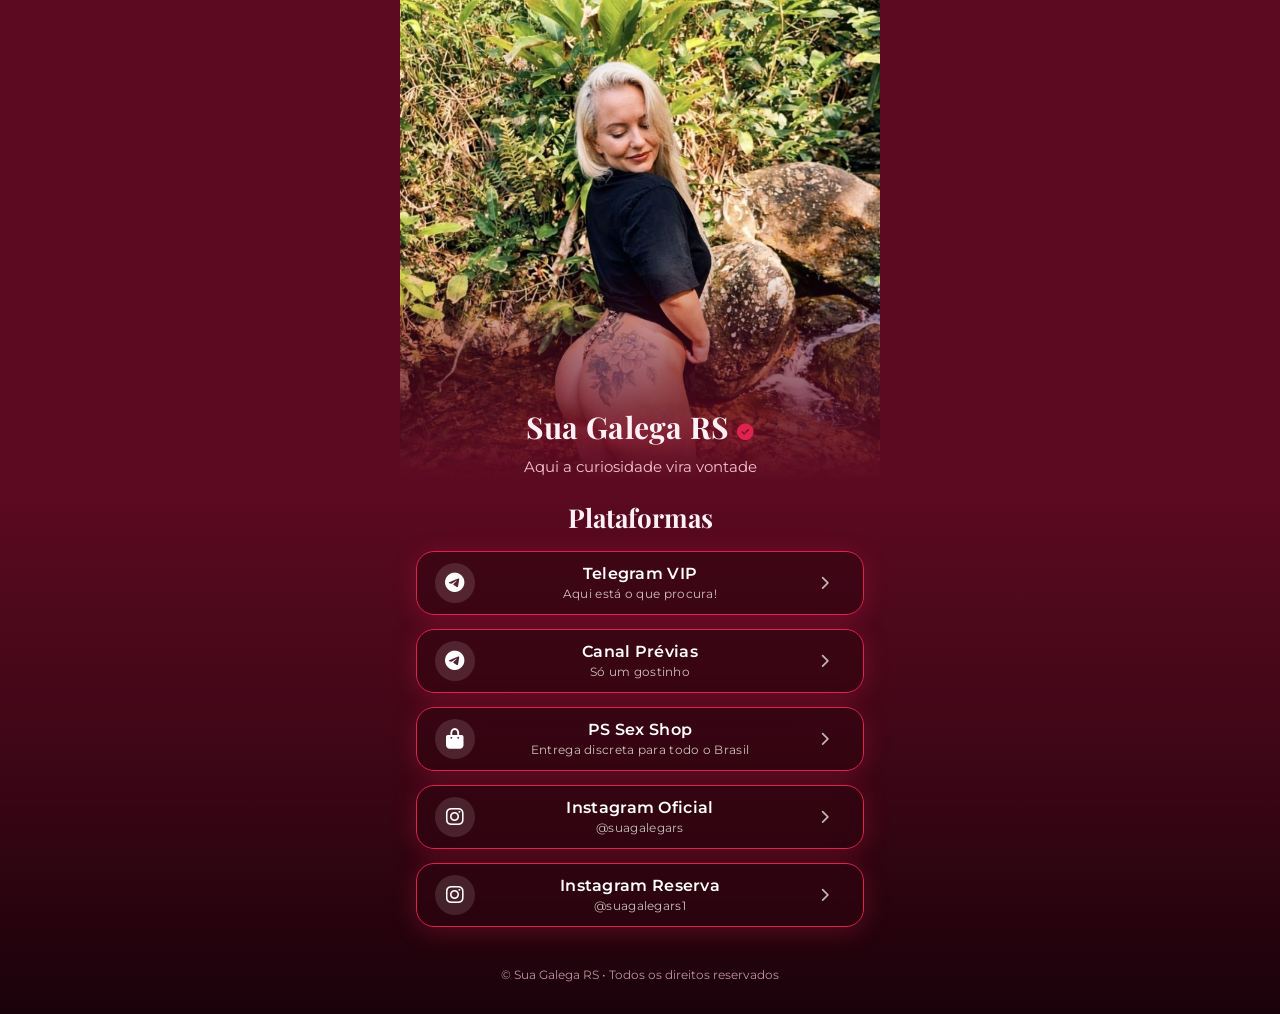
<file: index.html>
<!doctype html>
<html lang="pt-BR">
<head>
  <meta charset="utf-8">
  <meta name="viewport" content="width=device-width, initial-scale=1, viewport-fit=cover">
  <title>Sua Galega RS</title>
  <meta name="description" content="Site, Instagram, WhatsApp e canal no Telegram da Sua Galega RS.">
  <meta name="theme-color" content="#1a0010">
  <!-- Prévia quando o link é compartilhado (WhatsApp, Instagram, etc.) -->
  <meta property="og:type" content="website">
  <meta property="og:title" content="Sua Galega RS">
  <meta property="og:description" content="Site, Instagram, WhatsApp e canal no Telegram.">
  <meta property="og:image" content="img/perfil.svg">
  <link rel="icon" id="favicon" href="img/favicon.svg">
  <link rel="preconnect" href="https://fonts.googleapis.com">
  <link rel="preconnect" href="https://fonts.gstatic.com" crossorigin>
  <link rel="stylesheet" href="https://cdnjs.cloudflare.com/ajax/libs/font-awesome/6.5.1/css/all.min.css">
  <link rel="stylesheet" href="style.css">
</head>
<body>
  <div class="bg" id="bg"><div class="bg-image" id="bgImage"></div><div class="glow glow-1"></div><div class="glow glow-2"></div><div class="glow glow-3"></div></div>
  <div class="particles" id="particles" aria-hidden="true"></div>

  <main class="page">
    <header class="profile">
      <div class="cover" id="cover"><img id="coverImg" alt=""><div class="cover-fade"></div></div>
      <div class="profile-text">
        <div class="avatar-wrap" id="avatarWrap"><img id="avatar" class="avatar" alt=""></div>
        <h1 id="name" class="name"></h1>
        <p id="bio" class="bio"></p>
      </div>
    </header>
    <h2 id="sectionTitle" class="section-title"></h2>
    <nav id="links" class="links" aria-label="Links"></nav>
    <footer id="footer" class="footer"></footer>
  </main>

  <div class="age-gate" id="ageGate" hidden>
    <div class="age-card" role="dialog" aria-modal="true" aria-labelledby="ageTitle">
      <div class="age-badge">18+</div>
      <h2 id="ageTitle"></h2>
      <p id="ageText"></p>
      <button type="button" id="ageYes" class="age-yes"></button>
      <a id="ageNo" class="age-no"></a>
    </div>
  </div>

  <!-- carrega sempre a versão mais nova do config.js -->
  <script>document.write('<script src="config.js?v=' + Date.now() + '"><\/script>');</script>
  <script src="app.js"></script>
</body>
</html>
</file>
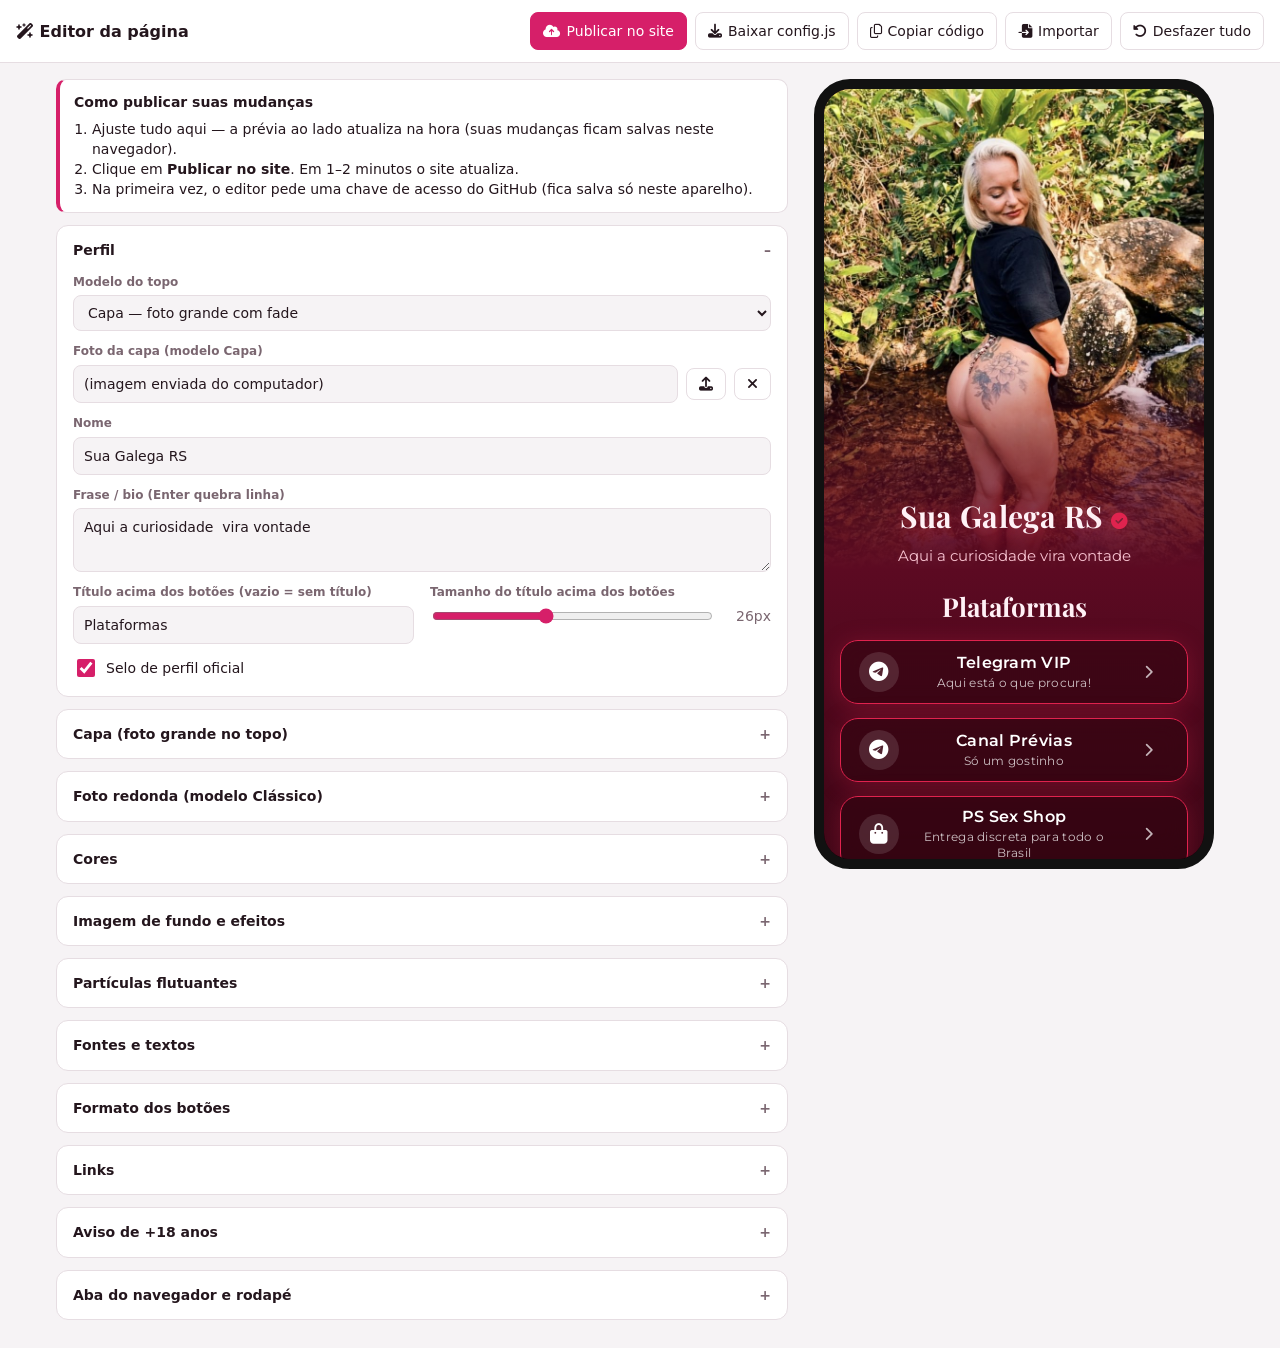
<file: editor.html>
<!doctype html>
<html lang="pt-BR">
<head>
  <meta charset="utf-8">
  <meta name="viewport" content="width=device-width, initial-scale=1">
  <meta name="robots" content="noindex">
  <title>Editor da Página de Links</title>
  <link rel="stylesheet" href="https://cdnjs.cloudflare.com/ajax/libs/font-awesome/6.5.1/css/all.min.css">
  <style>
    :root {
      --bg: #f6f3f5; --panel: #ffffff; --line: #e6dde2; --text: #24161d; --muted: #7a6670;
      --accent: #d61f69; --accent-text: #fff;
    }
    @media (prefers-color-scheme: dark) {
      :root { --bg: #140c10; --panel: #1e1418; --line: #3a2a31; --text: #f4e9ee; --muted: #b39aa6; --accent: #ff4d8d; }
    }
    * { box-sizing: border-box; }
    body { margin: 0; font: 14px/1.45 system-ui, -apple-system, Segoe UI, Roboto, sans-serif; background: var(--bg); color: var(--text); }
    header.top {
      position: sticky; top: 0; z-index: 5; display: flex; flex-wrap: wrap; gap: 8px; align-items: center;
      padding: 12px 16px; background: var(--panel); border-bottom: 1px solid var(--line);
    }
    header.top h1 { font-size: 16px; margin: 0 auto 0 0; }
    button, .btn {
      font: inherit; border: 1px solid var(--line); background: var(--panel); color: var(--text);
      padding: 8px 12px; border-radius: 8px; cursor: pointer; text-decoration: none; display: inline-flex; gap: 6px; align-items: center;
    }
    button.primary { background: var(--accent); color: var(--accent-text); border-color: var(--accent); }
    button:hover { filter: brightness(1.05); }
    .layout { display: grid; grid-template-columns: minmax(0, 1fr) 420px; gap: 16px; padding: 16px; max-width: 1200px; margin: 0 auto; }
    .preview { position: sticky; top: 76px; align-self: start; }
    .phone { width: 100%; max-width: 400px; height: calc(100vh - 110px); max-height: 820px; border: 10px solid #111; border-radius: 36px; overflow: hidden; background: #000; margin: 0 auto; }
    .phone iframe { width: 100%; height: 100%; border: 0; display: block; }
    @media (max-width: 900px) {
      .layout { grid-template-columns: 1fr; }
      .preview { position: static; order: -1; }
      .phone { height: 560px; }
    }
    details { background: var(--panel); border: 1px solid var(--line); border-radius: 12px; margin-bottom: 12px; }
    summary { padding: 14px 16px; font-weight: 600; cursor: pointer; list-style: none; display: flex; justify-content: space-between; }
    summary::after { content: "+"; color: var(--muted); }
    details[open] summary::after { content: "–"; }
    .fields { padding: 0 16px 16px; display: grid; grid-template-columns: 1fr 1fr; gap: 12px 16px; }
    .field { display: flex; flex-direction: column; gap: 4px; min-width: 0; }
    .field.full { grid-column: 1 / -1; }
    @media (max-width: 520px) { .fields { grid-template-columns: 1fr; } }
    label { font-size: 12px; color: var(--muted); font-weight: 600; }
    input[type=text], input[type=url], input[type=number], select, textarea {
      width: 100%; font: inherit; padding: 8px 10px; border-radius: 8px; border: 1px solid var(--line); background: var(--bg); color: var(--text);
    }
    textarea { min-height: 64px; resize: vertical; }
    .row { display: flex; gap: 8px; align-items: center; }
    input[type=color] { width: 44px; height: 36px; padding: 2px; border: 1px solid var(--line); border-radius: 8px; background: var(--bg); flex: 0 0 auto; }
    input[type=range] { flex: 1; accent-color: var(--accent); }
    .range-val { width: 48px; text-align: right; font-variant-numeric: tabular-nums; color: var(--muted); }
    .switch { flex-direction: row; align-items: center; gap: 8px; }
    .switch input { width: 18px; height: 18px; accent-color: var(--accent); }
    .switch label { font-size: 14px; color: var(--text); font-weight: 500; }
    .hint { font-size: 12px; color: var(--muted); }
    .hint a { color: var(--accent); }
    .link-card { grid-column: 1 / -1; border: 1px solid var(--line); border-radius: 10px; padding: 12px; display: grid; grid-template-columns: 1fr 1fr; gap: 10px 12px; }
    .link-card .head { grid-column: 1 / -1; display: flex; gap: 6px; align-items: center; }
    .link-card .head strong { margin-right: auto; }
    .link-card .head button { padding: 4px 8px; }
    @media (max-width: 520px) { .link-card { grid-template-columns: 1fr; } }
    .icon-prev { width: 36px; height: 36px; flex: 0 0 auto; display: grid; place-items: center; border-radius: 8px; background: var(--bg); border: 1px solid var(--line); font-size: 18px; overflow: hidden; }
    .icon-prev img { width: 24px; height: 24px; object-fit: contain; }
    .toast { position: fixed; bottom: 20px; left: 50%; transform: translateX(-50%); background: var(--text); color: var(--bg); padding: 10px 16px; border-radius: 8px; opacity: 0; transition: opacity .2s; pointer-events: none; z-index: 10; }
    .toast.show { opacity: 1; }
    .notice { background: var(--panel); border: 1px solid var(--line); border-left: 4px solid var(--accent); border-radius: 10px; padding: 12px 14px; margin-bottom: 12px; }
    .notice ol { margin: 6px 0 0; padding-left: 18px; }
    dialog { border: 1px solid var(--line); border-radius: 12px; background: var(--panel); color: var(--text); width: min(640px, 92vw); }
    dialog textarea { min-height: 280px; font-family: ui-monospace, monospace; font-size: 12px; }
  </style>
</head>
<body>
  <header class="top">
    <h1><i class="fa-solid fa-wand-magic-sparkles"></i> Editor da página</h1>
    <button class="primary" id="btnPublish"><i class="fa-solid fa-cloud-arrow-up"></i> Publicar no site</button>
    <button id="btnDownload"><i class="fa-solid fa-download"></i> Baixar config.js</button>
    <button id="btnCopy"><i class="fa-regular fa-copy"></i> Copiar código</button>
    <button id="btnImport"><i class="fa-solid fa-file-import"></i> Importar</button>
    <button id="btnReset" title="Volta para o config.js publicado"><i class="fa-solid fa-rotate-left"></i> Desfazer tudo</button>
  </header>

  <div class="layout">
    <section id="form">
      <div class="notice">
        <strong>Como publicar suas mudanças</strong>
        <ol>
          <li>Ajuste tudo aqui — a prévia ao lado atualiza na hora (suas mudanças ficam salvas neste navegador).</li>
          <li>Clique em <b>Publicar no site</b>. Em 1–2 minutos o site atualiza.</li>
          <li>Na primeira vez, o editor pede uma chave de acesso do GitHub (fica salva só neste aparelho).</li>
        </ol>
      </div>
      <div id="sections"></div>
    </section>
    <aside class="preview">
      <div class="phone"><iframe id="preview" src="index.html?preview=1" title="Pré-visualização"></iframe></div>
    </aside>
  </div>

  <dialog id="importDlg">
    <form method="dialog">
      <h3 style="margin-top:0">Importar configuração</h3>
      <p class="hint">Cole aqui o conteúdo de um config.js.</p>
      <textarea id="importText"></textarea>
      <div class="row" style="justify-content:flex-end;margin-top:10px">
        <button value="cancel">Cancelar</button>
        <button class="primary" value="ok" id="importOk">Importar</button>
      </div>
    </form>
  </dialog>

  <dialog id="publishDlg">
    <form method="dialog">
      <h3 style="margin-top:0">Publicar no site</h3>
      <p class="hint">O editor salva o config.js direto no seu repositório do GitHub. Estes dados ficam guardados só neste navegador.</p>
      <div class="fields" style="padding:0">
        <div class="field"><label for="pubOwner">Usuário do GitHub</label><input type="text" id="pubOwner"></div>
        <div class="field"><label for="pubRepo">Repositório</label><input type="text" id="pubRepo"></div>
        <div class="field full"><label for="pubBranch">Branch publicado no GitHub Pages</label><input type="text" id="pubBranch"></div>
        <div class="field full">
          <label for="pubToken">Chave de acesso (token)</label>
          <input type="text" id="pubToken" autocomplete="off" placeholder="github_pat_...">
          <div class="hint">
            Como criar (uma vez só): abra <a id="tokenLink" target="_blank" rel="noopener">este link do GitHub</a>
            (já vem preenchido) → em <b>Expiration</b> escolha <b>No expiration</b> → confira se <b>public_repo</b> está marcado →
            role até o fim e clique em <b>Generate token</b> → copie o código (começa com <code>ghp_</code>) e cole aqui.
          </div>
        </div>
      </div>
      <p class="hint" id="pubStatus"></p>
      <div class="row" style="justify-content:flex-end;margin-top:10px">
        <button value="cancel">Fechar</button>
        <button class="primary" value="ok" id="pubOk"><i class="fa-solid fa-cloud-arrow-up"></i> Publicar agora</button>
      </div>
    </form>
  </dialog>

  <div class="toast" id="toast"></div>

  <datalist id="fontList">
    <option>Playfair Display</option><option>Montserrat</option><option>Poppins</option><option>Cormorant Garamond</option>
    <option>Great Vibes</option><option>Dancing Script</option><option>Parisienne</option><option>Pinyon Script</option>
    <option>Cinzel</option><option>Bodoni Moda</option><option>DM Serif Display</option><option>Abril Fatface</option>
    <option>Lora</option><option>Raleway</option><option>Lato</option><option>Inter</option><option>Nunito</option>
    <option>Josefin Sans</option><option>Quicksand</option><option>Bebas Neue</option><option>Oswald</option><option>Righteous</option>
  </datalist>
  <datalist id="iconList">
    <option value="fa-solid fa-bag-shopping">Sacola</option>
    <option value="fa-solid fa-cart-shopping">Carrinho</option>
    <option value="fa-solid fa-store">Loja</option>
    <option value="fa-solid fa-globe">Site</option>
    <option value="fa-brands fa-instagram">Instagram</option>
    <option value="fa-brands fa-whatsapp">WhatsApp</option>
    <option value="fa-brands fa-telegram">Telegram</option>
    <option value="fa-brands fa-tiktok">TikTok</option>
    <option value="fa-brands fa-facebook">Facebook</option>
    <option value="fa-brands fa-x-twitter">X / Twitter</option>
    <option value="fa-brands fa-youtube">YouTube</option>
    <option value="fa-solid fa-heart">Coração</option>
    <option value="fa-solid fa-fire">Fogo</option>
    <option value="fa-solid fa-gift">Presente</option>
    <option value="fa-solid fa-star">Estrela</option>
    <option value="fa-solid fa-crown">Coroa</option>
    <option value="fa-solid fa-gem">Diamante</option>
    <option value="fa-solid fa-tag">Etiqueta</option>
    <option value="fa-solid fa-percent">Promoção</option>
    <option value="fa-solid fa-truck-fast">Entrega</option>
    <option value="fa-solid fa-location-dot">Localização</option>
    <option value="fa-solid fa-envelope">E-mail</option>
    <option value="fa-solid fa-phone">Telefone</option>
    <option value="💋">💋</option><option value="🔥">🔥</option><option value="❤️">❤️</option><option value="✨">✨</option><option value="🍒">🍒</option>
  </datalist>

  <!-- carrega sempre a versão mais nova do config.js -->
  <script>document.write('<script src="config.js?v=' + Date.now() + '"><\/script>');</script>
  <script>
  (function () {
    "use strict";
    var STORAGE_KEY = "editor-pagina-links-rascunho";
    var original = JSON.parse(JSON.stringify(window.CONFIG || {}));
    var cfg = load();

    function load() {
      try {
        var saved = localStorage.getItem(STORAGE_KEY);
        // Rascunho antigo + opções novas que ele ainda não tinha
        if (saved) return fillMissing(JSON.parse(saved), original);
      } catch (e) {}
      return JSON.parse(JSON.stringify(original));
    }

    function fillMissing(obj, defaults) {
      Object.keys(defaults).forEach(function (k) {
        var d = defaults[k];
        if (obj[k] === undefined) obj[k] = JSON.parse(JSON.stringify(d));
        else if (d && typeof d === "object" && !Array.isArray(d) && obj[k] && typeof obj[k] === "object") fillMissing(obj[k], d);
      });
      return obj;
    }

    function save() {
      try { localStorage.setItem(STORAGE_KEY, JSON.stringify(cfg)); } catch (e) {}
    }

    // ---------- Campos de cada seção ----------
    var S = [
      { titulo: "Perfil", obj: "perfil", aberto: true, campos: [
        ["layout", "Modelo do topo", "select", { full: true, opcoes: { capa: "Capa — foto grande com fade", classico: "Clássico — foto redonda" } }],
        ["fotoCapa", "Foto da capa (modelo Capa)", "imagem", { full: true, max: 1200 }],
        ["nome", "Nome", "texto", { full: true }],
        ["subtitulo", "Frase / bio (Enter quebra linha)", "textarea", { full: true }],
        ["tituloSecao", "Título acima dos botões (vazio = sem título)", "texto"],
        ["tamanhoTituloSecao", "Tamanho do título acima dos botões", "range", { min: 14, max: 44, un: "px", padrao: 26 }],
        ["verificado", "Selo de perfil oficial", "bool"]
      ]},
      { titulo: "Capa (foto grande no topo)", obj: "perfil", campos: [
        ["alturaCapa", "Altura da foto", "range", { min: 240, max: 800, un: "px", padrao: 480 }],
        ["posicaoFotoCapa", "Parte da foto que aparece", "select", { opcoes: { topo: "Topo (rosto)", centro: "Centro", baixo: "Baixo" }, padrao: "topo" }],
        ["tamanhoFade", "Tamanho do fade na cor do fundo", "range", { min: 10, max: 100, un: "%", padrao: 45 }],
        ["subirTexto", "Subir o nome sobre a foto", "range", { min: 0, max: 200, un: "px", padrao: 70 }],
        ["fotoPerfilNaCapa", "Mostrar também a foto redonda", "bool"],
        ["__dica", "A cor do fade é a cor “Fundo — topo” da seção Cores.", "dica", { full: true }]
      ]},
      { titulo: "Foto redonda (modelo Clássico)", obj: "perfil", campos: [
        ["foto", "Foto de perfil", "imagem", { full: true, max: 600 }],
        ["formatoFoto", "Formato da foto", "select", { opcoes: { circulo: "Círculo", arredondado: "Arredondado", quadrado: "Quadrado" } }],
        ["tamanhoFoto", "Tamanho da foto", "range", { min: 60, max: 220, un: "px" }],
        ["bordaFoto", "Borda da foto", "range", { min: 0, max: 10, un: "px" }]
      ]},
      { titulo: "Cores", obj: "cores", campos: [
        ["fundoTopo", "Fundo — topo", "cor"],
        ["fundoMeio", "Fundo — meio", "cor"],
        ["fundoBase", "Fundo — base", "cor"],
        ["anguloGradiente", "Ângulo do degradê", "range", { min: 0, max: 360, un: "°" }],
        ["texto", "Texto principal", "cor"],
        ["textoSecundario", "Texto secundário", "cor"],
        ["destaque", "Cor de destaque", "cor"],
        ["botaoFundo", "Fundo dos botões", "cor"],
        ["botaoOpacidade", "Opacidade dos botões", "range", { min: 0, max: 1, passo: 0.05 }],
        ["botaoTexto", "Texto dos botões", "cor"],
        ["botaoBorda", "Borda dos botões", "cor"],
        ["botaoHover", "Botão ao tocar / passar o mouse", "cor"]
      ]},
      { titulo: "Imagem de fundo e efeitos", obj: "fundo", campos: [
        ["imagem", "Imagem de fundo (opcional)", "imagem", { full: true, max: 1400 }],
        ["escurecerImagem", "Escurecer imagem", "range", { min: 0, max: 1, passo: 0.05 }],
        ["desfoqueImagem", "Desfoque da imagem", "range", { min: 0, max: 30, un: "px" }],
        ["brilhoAnimado", "Luzes animadas no fundo", "bool"]
      ]},
      { titulo: "Partículas flutuantes", obj: "efeitos", campos: [
        ["particulas", "Mostrar partículas", "bool", { full: true }],
        ["simbolo", "Símbolo (♥, 💋, ✨, 🔥…)", "texto"],
        ["cor", "Cor (para símbolos, não emojis)", "cor"],
        ["quantidade", "Quantidade", "range", { min: 0, max: 60 }],
        ["tamanhoMaximo", "Tamanho máximo", "range", { min: 10, max: 60, un: "px" }]
      ]},
      { titulo: "Fontes e textos", obj: "fontes", campos: [
        ["titulo", "Fonte do nome", "fonte"],
        ["texto", "Fonte dos textos", "fonte"],
        ["tamanhoTitulo", "Tamanho do nome", "range", { min: 18, max: 64, un: "px" }],
        ["tamanhoSubtitulo", "Tamanho da bio", "range", { min: 10, max: 26, un: "px" }],
        ["tamanhoBotao", "Tamanho do texto do botão", "range", { min: 11, max: 26, un: "px" }],
        ["tamanhoSubtextoBotao", "Tamanho do subtexto", "range", { min: 9, max: 20, un: "px" }],
        ["pesoBotao", "Espessura do texto do botão", "range", { min: 300, max: 800, passo: 100 }],
        ["espacamentoLetras", "Espaço entre letras", "range", { min: -1, max: 4, passo: 0.1, un: "px" }],
        ["maiusculasBotao", "Botões em MAIÚSCULAS", "bool"]
      ]},
      { titulo: "Formato dos botões", obj: "botoes", campos: [
        ["estilo", "Estilo", "select", { opcoes: { vidro: "Vidro (transparente)", solido: "Sólido", contorno: "Só contorno" } }],
        ["alinhamentoTexto", "Alinhamento do texto", "select", { opcoes: { centro: "Centro", esquerda: "Esquerda" } }],
        ["arredondamento", "Arredondamento", "range", { min: 0, max: 40, un: "px" }],
        ["altura", "Altura", "range", { min: 44, max: 100, un: "px" }],
        ["espacamento", "Espaço entre botões", "range", { min: 4, max: 40, un: "px" }],
        ["larguraBorda", "Espessura da borda", "range", { min: 0, max: 5, un: "px" }],
        ["larguraMaxima", "Largura máxima da página", "range", { min: 320, max: 720, un: "px" }],
        ["brilho", "Brilho / sombra", "bool"],
        ["animacaoEntrada", "Animação ao abrir", "bool"],
        ["mostrarSeta", "Mostrar seta ›", "bool"]
      ]},
      { titulo: "Links", tipo: "links" },
      { titulo: "Aviso de +18 anos", obj: "aviso18", campos: [
        ["ativo", "Pedir confirmação de idade ao entrar", "bool", { full: true }],
        ["titulo", "Título", "texto", { full: true }],
        ["texto", "Mensagem", "textarea", { full: true }],
        ["botaoSim", "Botão confirmar", "texto"],
        ["botaoNao", "Botão sair", "texto"],
        ["linkSair", "Para onde vai quem clicar em sair", "texto", { full: true }]
      ]},
      { titulo: "Aba do navegador e rodapé", obj: null, campos: [
        ["pagina.titulo", "Título da aba", "texto", { full: true }],
        ["pagina.favicon", "Ícone da aba (favicon)", "imagem", { full: true, max: 128 }],
        ["rodape.texto", "Texto do rodapé", "texto", { full: true }],
        ["rodape.tamanho", "Tamanho do rodapé", "range", { min: 9, max: 18, un: "px" }]
      ]}
    ];

    var LINK_CAMPOS = [
      ["texto", "Texto do botão", "texto"],
      ["subtexto", "Subtexto (opcional)", "texto"],
      ["url", "Link (endereço)", "texto", { full: true }],
      ["icone", "Ícone", "icone", { full: true }],
      ["corFundo", "Cor própria do botão (opcional)", "corOpcional"],
      ["corTexto", "Cor própria do texto (opcional)", "corOpcional"],
      ["ativo", "Mostrar este botão", "bool"],
      ["destaque", "Botão pulsando (destaque)", "bool"]
    ];

    // ---------- Utilitários ----------
    function getPath(obj, path) {
      return path.split(".").reduce(function (o, k) { return o == null ? undefined : o[k]; }, obj);
    }
    function setPath(obj, path, val) {
      var keys = path.split("."), last = keys.pop();
      var target = keys.reduce(function (o, k) { if (o[k] == null) o[k] = {}; return o[k]; }, obj);
      target[last] = val;
    }
    function el(tag, attrs, html) {
      var e = document.createElement(tag);
      if (attrs) Object.keys(attrs).forEach(function (k) {
        if (k === "class") e.className = attrs[k]; else e.setAttribute(k, attrs[k]);
      });
      if (html != null) e.innerHTML = html;
      return e;
    }
    var uid = 0;

    var timer;
    function changed() {
      save();
      clearTimeout(timer);
      timer = setTimeout(sendPreview, 60);
    }
    function sendPreview() {
      var f = document.getElementById("preview");
      if (f.contentWindow) f.contentWindow.postMessage({ tipo: "config-preview", config: cfg }, "*");
    }
    document.getElementById("preview").addEventListener("load", sendPreview);

    // Reduz a imagem enviada para não deixar o site pesado
    function fileToDataURL(file, maxSize, cb) {
      var reader = new FileReader();
      reader.onload = function () {
        if (/svg|gif/.test(file.type)) return cb(reader.result);
        var img = new Image();
        img.onload = function () {
          var scale = Math.min(1, maxSize / Math.max(img.width, img.height));
          var c = document.createElement("canvas");
          c.width = Math.round(img.width * scale); c.height = Math.round(img.height * scale);
          c.getContext("2d").drawImage(img, 0, 0, c.width, c.height);
          var png = /png|webp/.test(file.type) && maxSize <= 256;
          cb(c.toDataURL(png ? "image/png" : "image/jpeg", 0.85));
        };
        img.src = reader.result;
      };
      reader.readAsDataURL(file);
    }

    function iconPreview(box, v) {
      if (!v) box.innerHTML = "";
      else if (/(^|\s)fa-/.test(v)) box.innerHTML = '<i class="' + v.replace(/"/g, "") + '"></i>';
      else if (/^(https?:|data:)|\.(png|jpe?g|gif|svg|webp)$/i.test(v)) { box.innerHTML = ""; var i = new Image(); i.src = v; box.appendChild(i); }
      else box.textContent = v;
    }

    // ---------- Construção de um campo ----------
    function buildField(target, key, label, type, opt, onChange) {
      opt = opt || {};
      var id = "f" + (++uid);
      if (type === "dica") return el("div", { class: "hint" + (opt.full ? " full" : "") }, label);
      var val = getPath(target, key);
      if (val === undefined && opt.padrao !== undefined) { val = opt.padrao; setPath(target, key, val); }
      var wrap = el("div", { class: "field" + (opt.full ? " full" : "") + (type === "bool" ? " switch" : "") });
      function set(v) { setPath(target, key, v); (onChange || changed)(); }

      if (type === "bool") {
        var cb = el("input", { type: "checkbox", id: id });
        cb.checked = !!val;
        cb.addEventListener("change", function () { set(cb.checked); });
        wrap.appendChild(cb);
        wrap.appendChild(el("label", { for: id }, label));
        return wrap;
      }

      wrap.appendChild(el("label", { for: id }, label));
      var row = el("div", { class: "row" });
      wrap.appendChild(row);

      if (type === "texto" || type === "fonte") {
        var t = el("input", { type: "text", id: id });
        if (type === "fonte") t.setAttribute("list", "fontList");
        t.value = val == null ? "" : val;
        t.addEventListener("input", function () { set(t.value); });
        row.appendChild(t);
        if (type === "fonte") wrap.appendChild(el("div", { class: "hint" }, 'Qualquer fonte do <a href="https://fonts.google.com" target="_blank" rel="noopener">Google Fonts</a>.'));
      } else if (type === "textarea") {
        var ta = el("textarea", { id: id });
        ta.value = val || "";
        ta.addEventListener("input", function () { set(ta.value); });
        row.appendChild(ta);
      } else if (type === "select") {
        var s = el("select", { id: id });
        Object.keys(opt.opcoes).forEach(function (k) {
          var o = el("option", { value: k }, opt.opcoes[k]); if (k === val) o.selected = true; s.appendChild(o);
        });
        s.addEventListener("change", function () { set(s.value); });
        row.appendChild(s);
      } else if (type === "range") {
        var r = el("input", { type: "range", id: id, min: opt.min, max: opt.max, step: opt.passo || 1 });
        r.value = val;
        var out = el("span", { class: "range-val" }, val + (opt.un || ""));
        r.addEventListener("input", function () { out.textContent = r.value + (opt.un || ""); set(Number(r.value)); });
        row.appendChild(r); row.appendChild(out);
      } else if (type === "cor" || type === "corOpcional") {
        var c = el("input", { type: "color", id: id });
        var tx = el("input", { type: "text", placeholder: type === "corOpcional" ? "padrão" : "#000000" });
        c.value = /^#[0-9a-f]{6}$/i.test(val) ? val : "#ff2e7e";
        tx.value = val || "";
        c.addEventListener("input", function () { tx.value = c.value; set(c.value); });
        tx.addEventListener("input", function () {
          if (/^#[0-9a-f]{6}$/i.test(tx.value)) c.value = tx.value;
          set(tx.value.trim());
        });
        row.appendChild(c); row.appendChild(tx);
        if (type === "corOpcional") {
          var clr = el("button", { type: "button", title: "Usar cor padrão" }, '<i class="fa-solid fa-xmark"></i>');
          clr.addEventListener("click", function () { tx.value = ""; set(""); });
          row.appendChild(clr);
        }
      } else if (type === "imagem") {
        var it = el("input", { type: "text", id: id, placeholder: "img/foto.jpg ou https://..." });
        it.value = /^data:/.test(val || "") ? "(imagem enviada do computador)" : (val || "");
        it.addEventListener("input", function () { set(it.value.trim()); });
        var fileBtn = el("label", { class: "btn", title: "Enviar do computador/celular" }, '<i class="fa-solid fa-upload"></i>');
        var file = el("input", { type: "file", accept: "image/*", hidden: "" });
        fileBtn.appendChild(file);
        file.addEventListener("change", function () {
          if (!file.files[0]) return;
          fileToDataURL(file.files[0], opt.max || 800, function (data) {
            it.value = "(imagem enviada do computador)"; set(data); toast("Imagem carregada");
          });
        });
        var rm = el("button", { type: "button", title: "Remover" }, '<i class="fa-solid fa-xmark"></i>');
        rm.addEventListener("click", function () { it.value = ""; set(""); });
        row.appendChild(it); row.appendChild(fileBtn); row.appendChild(rm);
      } else if (type === "icone") {
        var prev = el("span", { class: "icon-prev" });
        var ic = el("input", { type: "text", id: id, list: "iconList", placeholder: "fa-brands fa-whatsapp, 🔥 ou img/icone.png" });
        ic.value = val || "";
        iconPreview(prev, ic.value);
        ic.addEventListener("input", function () { iconPreview(prev, ic.value); set(ic.value.trim()); });
        row.appendChild(prev); row.appendChild(ic);
        wrap.appendChild(el("div", { class: "hint" }, 'Escolha da lista, use um emoji ou procure mais em <a href="https://fontawesome.com/search?ic=free" target="_blank" rel="noopener">fontawesome.com</a> (copie a classe, ex.: <code>fa-solid fa-heart</code>).'));
      }
      return wrap;
    }

    // ---------- Seção de links ----------
    function buildLinks(container) {
      container.innerHTML = "";
      cfg.links = cfg.links || [];
      cfg.links.forEach(function (link, i) {
        var card = el("div", { class: "link-card" });
        var head = el("div", { class: "head" });
        head.appendChild(el("strong", null, "Botão " + (i + 1)));
        [["up", "fa-arrow-up", "Subir"], ["down", "fa-arrow-down", "Descer"], ["del", "fa-trash", "Excluir"]].forEach(function (a) {
          var b = el("button", { type: "button", title: a[2] }, '<i class="fa-solid ' + a[1] + '"></i>');
          b.addEventListener("click", function () {
            if (a[0] === "up" && i > 0) cfg.links.splice(i - 1, 0, cfg.links.splice(i, 1)[0]);
            else if (a[0] === "down" && i < cfg.links.length - 1) cfg.links.splice(i + 1, 0, cfg.links.splice(i, 1)[0]);
            else if (a[0] === "del") { if (!confirm("Excluir o botão \"" + link.texto + "\"?")) return; cfg.links.splice(i, 1); }
            else return;
            buildLinks(container); changed();
          });
          head.appendChild(b);
        });
        card.appendChild(head);
        LINK_CAMPOS.forEach(function (f) { card.appendChild(buildField(link, f[0], f[1], f[2], f[3])); });
        container.appendChild(card);
      });
      var add = el("button", { type: "button", class: "primary" }, '<i class="fa-solid fa-plus"></i> Adicionar botão');
      add.style.gridColumn = "1 / -1";
      add.addEventListener("click", function () {
        cfg.links.push({ ativo: true, texto: "Novo link", subtexto: "", url: "https://", icone: "fa-solid fa-link", destaque: false, corFundo: "", corTexto: "" });
        buildLinks(container); changed();
      });
      container.appendChild(add);
      container.appendChild(el("div", { class: "hint", style: "grid-column:1/-1" },
        "WhatsApp: <code>https://wa.me/55DDDNUMERO</code> · Instagram: <code>https://instagram.com/usuario</code> · Telegram: <code>https://t.me/canal</code>"));
    }

    function buildAll() {
      var root = document.getElementById("sections");
      root.innerHTML = "";
      S.forEach(function (sec) {
        var d = el("details");
        if (sec.aberto) d.open = true;
        d.appendChild(el("summary", null, sec.titulo));
        var fields = el("div", { class: "fields" });
        if (sec.tipo === "links") {
          buildLinks(fields);
        } else {
          var target = sec.obj ? (cfg[sec.obj] = cfg[sec.obj] || {}) : cfg;
          sec.campos.forEach(function (f) { fields.appendChild(buildField(target, f[0], f[1], f[2], f[3])); });
        }
        d.appendChild(fields);
        root.appendChild(d);
      });
    }

    // ---------- Exportar / importar ----------
    function code() {
      return "/* Configuração gerada pelo editor.html — " + new Date().toLocaleString("pt-BR") + " */\n" +
        "window.CONFIG = " + JSON.stringify(cfg, null, 2) + ";\n";
    }
    function toast(msg) {
      var t = document.getElementById("toast");
      t.textContent = msg; t.classList.add("show");
      clearTimeout(t._h); t._h = setTimeout(function () { t.classList.remove("show"); }, 2200);
    }

    document.getElementById("btnDownload").addEventListener("click", function () {
      var a = document.createElement("a");
      a.href = URL.createObjectURL(new Blob([code()], { type: "text/javascript" }));
      a.download = "config.js";
      document.body.appendChild(a); a.click(); a.remove();
      toast("config.js baixado — agora envie para o GitHub");
    });
    document.getElementById("btnCopy").addEventListener("click", function () {
      navigator.clipboard.writeText(code()).then(function () { toast("Código copiado"); }, function () { toast("Não foi possível copiar"); });
    });
    document.getElementById("btnReset").addEventListener("click", function () {
      if (!confirm("Descartar as mudanças feitas aqui e voltar ao config.js publicado?")) return;
      try { localStorage.removeItem(STORAGE_KEY); } catch (e) {}
      cfg = JSON.parse(JSON.stringify(original));
      buildAll(); sendPreview(); toast("Mudanças desfeitas");
    });
    var dlg = document.getElementById("importDlg");
    document.getElementById("btnImport").addEventListener("click", function () {
      document.getElementById("importText").value = ""; dlg.showModal();
    });
    dlg.addEventListener("close", function () {
      if (dlg.returnValue !== "ok") return;
      var txt = document.getElementById("importText").value;
      var m = txt.indexOf("{"), n = txt.lastIndexOf("}");
      try {
        // Aceita tanto JSON quanto o config.js original (com comentários)
        var obj = (new Function("return (" + txt.slice(m, n + 1) + ")"))();
        if (!obj || typeof obj !== "object") throw 0;
        cfg = obj; save(); buildAll(); sendPreview(); toast("Configuração importada");
      } catch (e) { alert("Não consegui ler esse conteúdo. Cole o arquivo config.js completo."); }
    });


    // ---------- Publicar direto no GitHub ----------
    var PUB_KEY = "editor-pagina-links-publicar";
    var pubDlg = document.getElementById("publishDlg");
    function pubSettings() {
      var s = {};
      try { s = JSON.parse(localStorage.getItem(PUB_KEY) || "{}"); } catch (e) {}
      // No GitHub Pages o endereço é usuario.github.io/repositorio/
      var host = location.hostname.match(/^([^.]+)\.github\.io$/i);
      var seg = location.pathname.split("/").filter(Boolean)[0];
      return {
        owner: s.owner || (host ? host[1] : "jonathbg-del"),
        repo: s.repo || (host && seg && !/\.html$/.test(seg) ? seg : "Pagina-de-links"),
        branch: s.branch || "ccr-97d5effa-nc0xmi",
        token: s.token || ""
      };
    }
    function b64(str) {
      var bytes = new TextEncoder().encode(str), bin = "";
      for (var i = 0; i < bytes.length; i += 0x8000) bin += String.fromCharCode.apply(null, bytes.subarray(i, i + 0x8000));
      return btoa(bin);
    }
    function api(s, method, body) {
      var url = "https://api.github.com/repos/" + encodeURIComponent(s.owner) + "/" + encodeURIComponent(s.repo) +
        "/contents/config.js" + (method === "GET" ? "?ref=" + encodeURIComponent(s.branch) : "");
      return fetch(url, {
        method: method,
        headers: { "Authorization": "Bearer " + s.token, "Accept": "application/vnd.github+json" },
        body: body ? JSON.stringify(body) : undefined,
        cache: "no-store"
      }).then(function (r) {
        return r.json().catch(function () { return {}; }).then(function (j) { return { ok: r.ok, status: r.status, json: j }; });
      });
    }
    document.getElementById("btnPublish").addEventListener("click", function () {
      var s = pubSettings();
      document.getElementById("pubOwner").value = s.owner;
      document.getElementById("pubRepo").value = s.repo;
      document.getElementById("pubBranch").value = s.branch;
      document.getElementById("pubToken").value = s.token;
      document.getElementById("tokenLink").href = "https://github.com/settings/tokens/new?scopes=public_repo&description=" +
        encodeURIComponent("Editor pagina de links");
      document.getElementById("pubStatus").textContent = "";
      pubDlg.showModal();
    });
    document.getElementById("pubOk").addEventListener("click", function (ev) {
      ev.preventDefault();
      var s = {
        owner: document.getElementById("pubOwner").value.trim(),
        repo: document.getElementById("pubRepo").value.trim(),
        branch: document.getElementById("pubBranch").value.trim(),
        token: document.getElementById("pubToken").value.trim()
      };
      var status = document.getElementById("pubStatus"), btn = this;
      if (!s.owner || !s.repo || !s.branch || !s.token) { status.textContent = "Preencha todos os campos."; return; }
      try { localStorage.setItem(PUB_KEY, JSON.stringify(s)); } catch (e) {}
      btn.disabled = true; status.textContent = "Publicando…";
      api(s, "GET").then(function (cur) {
        if (!cur.ok && cur.status !== 404) throw cur;
        return api(s, "PUT", {
          message: "Atualiza a página pelo editor",
          content: b64(code()),
          branch: s.branch,
          sha: cur.ok ? cur.json.sha : undefined
        });
      }).then(function (res) {
        if (!res.ok) throw res;
        status.textContent = "Publicado! O site atualiza em 1–2 minutos (se não aparecer, recarregue a página).";
        toast("Publicado no site");
      }).catch(function (err) {
        var st = err && err.status;
        var detalhe = st ? " [GitHub " + st + ": " + ((err.json && err.json.message) || "sem mensagem") + "]" : "";
        status.textContent = (st === 401 ? "Chave de acesso inválida ou vencida. Crie uma nova." :
          st === 403 || st === 404 ? "Sem permissão para gravar. Crie a chave pelo link abaixo (com public_repo marcado) e cole de novo." :
          st === 409 || st === 422 ? "O GitHub recusou o arquivo. Confira o nome do branch." :
          "Não foi possível publicar. Verifique a internet e tente de novo.") + detalhe;
      }).then(function () { btn.disabled = false; });
    });

    buildAll();
  })();
  </script>
</body>
</html>
</file>
<file: style.css>
/* Os valores abaixo são preenchidos automaticamente pelo config.js.
   Não é preciso mexer aqui para trocar cores, fontes ou tamanhos. */
:root {
  --fundo-topo: #1a0010;
  --fundo-meio: #5a0631;
  --fundo-base: #0b0005;
  --angulo: 165deg;
  --texto: #fff1f6;
  --texto-2: #f2a9c6;
  --destaque: #ff2e7e;
  --btn-fundo: rgba(43, 6, 24, .55);
  --btn-texto: #fff;
  --btn-borda: #ff2e7e;
  --btn-hover: #ff2e7e;
  --btn-raio: 18px;
  --btn-altura: 64px;
  --btn-gap: 14px;
  --btn-borda-largura: 1px;
  --largura: 480px;
  --fonte-titulo: "Playfair Display", Georgia, serif;
  --fonte-texto: "Montserrat", system-ui, sans-serif;
  --tam-titulo: 30px;
  --tam-sub: 15px;
  --tam-btn: 16px;
  --tam-btn-sub: 12px;
  --peso-btn: 600;
  --letras: .3px;
  --foto-tam: 120px;
  --foto-raio: 50%;
  --foto-borda: 3px;
  --img-escurecer: .6;
  --img-desfoque: 0px;
  --rodape-tam: 12px;
}

* { box-sizing: border-box; margin: 0; padding: 0; }

html, body { min-height: 100%; }

body {
  font-family: var(--fonte-texto);
  color: var(--texto);
  background: var(--fundo-base);
  -webkit-font-smoothing: antialiased;
  overflow-x: hidden;
}

/* ---------- Fundo ---------- */
.bg {
  position: fixed; inset: 0; z-index: -2; overflow: hidden;
  background: linear-gradient(var(--angulo), var(--fundo-topo) 0%, var(--fundo-meio) 50%, var(--fundo-base) 100%);
}
.bg-image {
  position: absolute; inset: calc(var(--img-desfoque) * -2);
  background-size: cover; background-position: center;
  filter: blur(var(--img-desfoque));
}
.bg-image::after {
  content: ""; position: absolute; inset: 0;
  background: #000; opacity: var(--img-escurecer);
}
.glow {
  position: absolute; border-radius: 50%; filter: blur(70px); opacity: .45;
  background: var(--destaque); display: none;
}
.bg.animated .glow { display: block; }
.glow-1 { width: 320px; height: 320px; top: -80px; left: -100px; animation: float1 14s ease-in-out infinite alternate; }
.glow-2 { width: 260px; height: 260px; bottom: 5%; right: -90px; opacity: .3; animation: float2 18s ease-in-out infinite alternate; }
.glow-3 { width: 200px; height: 200px; top: 45%; left: 30%; opacity: .18; animation: float1 22s ease-in-out infinite alternate-reverse; }
@keyframes float1 { to { transform: translate(120px, 160px) scale(1.2); } }
@keyframes float2 { to { transform: translate(-140px, -200px) scale(1.15); } }

/* ---------- Partículas ---------- */
.particles { position: fixed; inset: 0; z-index: -1; pointer-events: none; overflow: hidden; }
.particle {
  position: absolute; bottom: -40px; line-height: 1;
  animation: rise linear infinite; opacity: 0;
}
@keyframes rise {
  0% { transform: translateY(0) translateX(0) rotate(0); opacity: 0; }
  10% { opacity: var(--p-op, .6); }
  90% { opacity: var(--p-op, .6); }
  100% { transform: translateY(-110vh) translateX(var(--p-drift, 30px)) rotate(25deg); opacity: 0; }
}

/* ---------- Conteúdo ---------- */
.page {
  width: 100%; max-width: var(--largura); margin: 0 auto;
  padding: max(48px, env(safe-area-inset-top)) 16px max(32px, env(safe-area-inset-bottom));
  min-height: 100vh; display: flex; flex-direction: column;
}

.profile { text-align: center; margin-bottom: 32px; }
.avatar-wrap { display: inline-block; position: relative; margin-bottom: 18px; }
.avatar {
  width: var(--foto-tam); height: var(--foto-tam); object-fit: cover; display: block;
  border-radius: var(--foto-raio);
  border: var(--foto-borda) solid var(--destaque);
  box-shadow: 0 0 0 6px color-mix(in srgb, var(--destaque) 18%, transparent), 0 10px 40px color-mix(in srgb, var(--destaque) 45%, transparent);
}
.verified {
  position: absolute; right: 2px; bottom: 2px; width: 28px; height: 28px; border-radius: 50%;
  background: var(--destaque); color: #fff; display: grid; place-items: center; font-size: 13px;
  border: 2px solid var(--fundo-topo);
}
.name {
  font-family: var(--fonte-titulo); font-size: var(--tam-titulo); font-weight: 700;
  line-height: 1.15; letter-spacing: .3px;
  text-shadow: 0 2px 20px color-mix(in srgb, var(--destaque) 50%, transparent);
}
.name-check { color: var(--destaque); font-size: .55em; vertical-align: middle; }
.bio {
  margin-top: 10px; font-size: var(--tam-sub); color: var(--texto-2);
  line-height: 1.55; white-space: pre-line;
}

.section-title {
  font-family: var(--fonte-titulo); font-size: var(--tam-secao); font-weight: 700;
  text-align: center; margin: -8px 0 18px; line-height: 1.2;
}

/* ---------- Layout "capa": foto grande no topo com fade ---------- */
.cover { display: none; }
.layout-capa .page { padding-top: 0; }
.layout-capa .cover {
  display: block; position: relative; height: var(--capa-altura);
  margin: 0 -16px; overflow: hidden;
}
.layout-capa .cover img {
  width: 100%; height: 100%; display: block;
  object-fit: cover; object-position: center var(--capa-pos);
}
.cover-fade {
  position: absolute; left: 0; right: 0; bottom: -1px; height: var(--capa-fade);
  background: linear-gradient(to bottom, color-mix(in srgb, var(--fundo-topo) 0%, transparent) 0%,
    color-mix(in srgb, var(--fundo-topo) 55%, transparent) 45%, var(--fundo-topo) 100%);
}
.layout-capa .profile-text { position: relative; margin-top: calc(-1 * var(--capa-subir)); }
/* No layout capa o fundo começa na mesma cor do fade, sem emenda */
body.layout-capa {
  background: linear-gradient(180deg, var(--fundo-topo) 0, var(--fundo-topo) var(--capa-altura),
    var(--fundo-meio) 75%, var(--fundo-base) 100%);
}
.layout-capa .bg { background: none; }
.layout-capa .bg-image, .layout-capa .glow { display: none !important; }

/* ---------- Botões ---------- */
.links { display: flex; flex-direction: column; gap: var(--btn-gap); }
.link-btn {
  position: relative; display: flex; align-items: center; gap: 14px;
  min-height: var(--btn-altura); padding: 10px 18px;
  border-radius: var(--btn-raio);
  border: var(--btn-borda-largura) solid var(--btn-borda);
  background: var(--btn-fundo); color: var(--btn-texto);
  text-decoration: none; letter-spacing: var(--letras);
  transition: transform .2s ease, background .25s ease, box-shadow .25s ease, color .25s ease;
  -webkit-tap-highlight-color: transparent;
}
.style-vidro .link-btn { backdrop-filter: blur(12px); -webkit-backdrop-filter: blur(12px); }
.style-contorno .link-btn { background: transparent; border-width: max(var(--btn-borda-largura), 2px); }
.glow-on .link-btn { box-shadow: 0 4px 24px color-mix(in srgb, var(--btn-borda) 28%, transparent); }

.link-btn:hover, .link-btn:focus-visible {
  transform: translateY(-2px) scale(1.015);
  background: var(--btn-hover);
  box-shadow: 0 8px 32px color-mix(in srgb, var(--btn-hover) 55%, transparent);
  outline: none;
}
.link-btn:active { transform: scale(.98); }

.link-icon {
  flex: 0 0 auto; width: 40px; height: 40px; border-radius: 50%;
  display: grid; place-items: center; font-size: 20px;
  background: color-mix(in srgb, currentColor 12%, transparent);
}
.link-icon img { width: 26px; height: 26px; object-fit: contain; border-radius: 6px; }
.link-text { flex: 1; min-width: 0; display: flex; flex-direction: column; gap: 2px; }
.align-centro .link-text { text-align: center; }
.link-title { font-size: var(--tam-btn); font-weight: var(--peso-btn); line-height: 1.25; }
.upper .link-title { text-transform: uppercase; }
.link-sub { font-size: var(--tam-btn-sub); opacity: .75; line-height: 1.3; }
.link-arrow { flex: 0 0 auto; width: 40px; text-align: center; opacity: .7; font-size: 14px; }
.align-centro .link-btn:not(:has(.link-arrow))::after { content: ""; width: 40px; flex: 0 0 auto; }

.link-btn.featured { animation: pulse 2.4s ease-in-out infinite; }
@keyframes pulse {
  0%, 100% { box-shadow: 0 0 0 0 color-mix(in srgb, var(--destaque) 55%, transparent); }
  50% { box-shadow: 0 0 0 8px color-mix(in srgb, var(--destaque) 0%, transparent), 0 0 28px color-mix(in srgb, var(--destaque) 50%, transparent); }
}

.enter .link-btn { opacity: 0; transform: translateY(14px); animation: enter .55s ease forwards; }
.enter .link-btn.featured { animation: enter .55s ease forwards, pulse 2.4s ease-in-out .6s infinite; }
@keyframes enter { to { opacity: 1; transform: none; } }

.footer {
  margin-top: auto; padding-top: 40px; text-align: center;
  font-size: var(--rodape-tam); color: var(--texto-2); opacity: .75;
}

/* ---------- Aviso 18+ ---------- */
.age-gate {
  position: fixed; inset: 0; z-index: 50; display: grid; place-items: center; padding: 16px;
  background: rgba(5, 0, 3, .82); backdrop-filter: blur(14px); -webkit-backdrop-filter: blur(14px);
}
.age-gate[hidden] { display: none; }
.age-card {
  width: 100%; max-width: 380px; text-align: center; padding: 32px 24px;
  border-radius: 24px; border: 1px solid color-mix(in srgb, var(--destaque) 50%, transparent);
  background: linear-gradient(160deg, var(--fundo-meio), var(--fundo-base));
  box-shadow: 0 20px 60px rgba(0,0,0,.5);
}
.age-badge {
  width: 64px; height: 64px; margin: 0 auto 16px; border-radius: 50%;
  display: grid; place-items: center; font-weight: 800; font-size: 20px;
  border: 2px solid var(--destaque); color: var(--destaque);
}
.age-card h2 { font-family: var(--fonte-titulo); font-size: 22px; margin-bottom: 10px; }
.age-card p { font-size: 14px; color: var(--texto-2); line-height: 1.5; margin-bottom: 22px; }
.age-yes {
  width: 100%; padding: 14px; border: 0; border-radius: 999px; cursor: pointer;
  background: var(--destaque); color: #fff; font: 600 15px var(--fonte-texto);
}
.age-no { display: inline-block; margin-top: 14px; color: var(--texto-2); font-size: 13px; }

@media (prefers-reduced-motion: reduce) {
  *, *::before, *::after { animation: none !important; transition: none !important; }
  .enter .link-btn { opacity: 1; transform: none; }
  .particles { display: none; }
}
</file>
